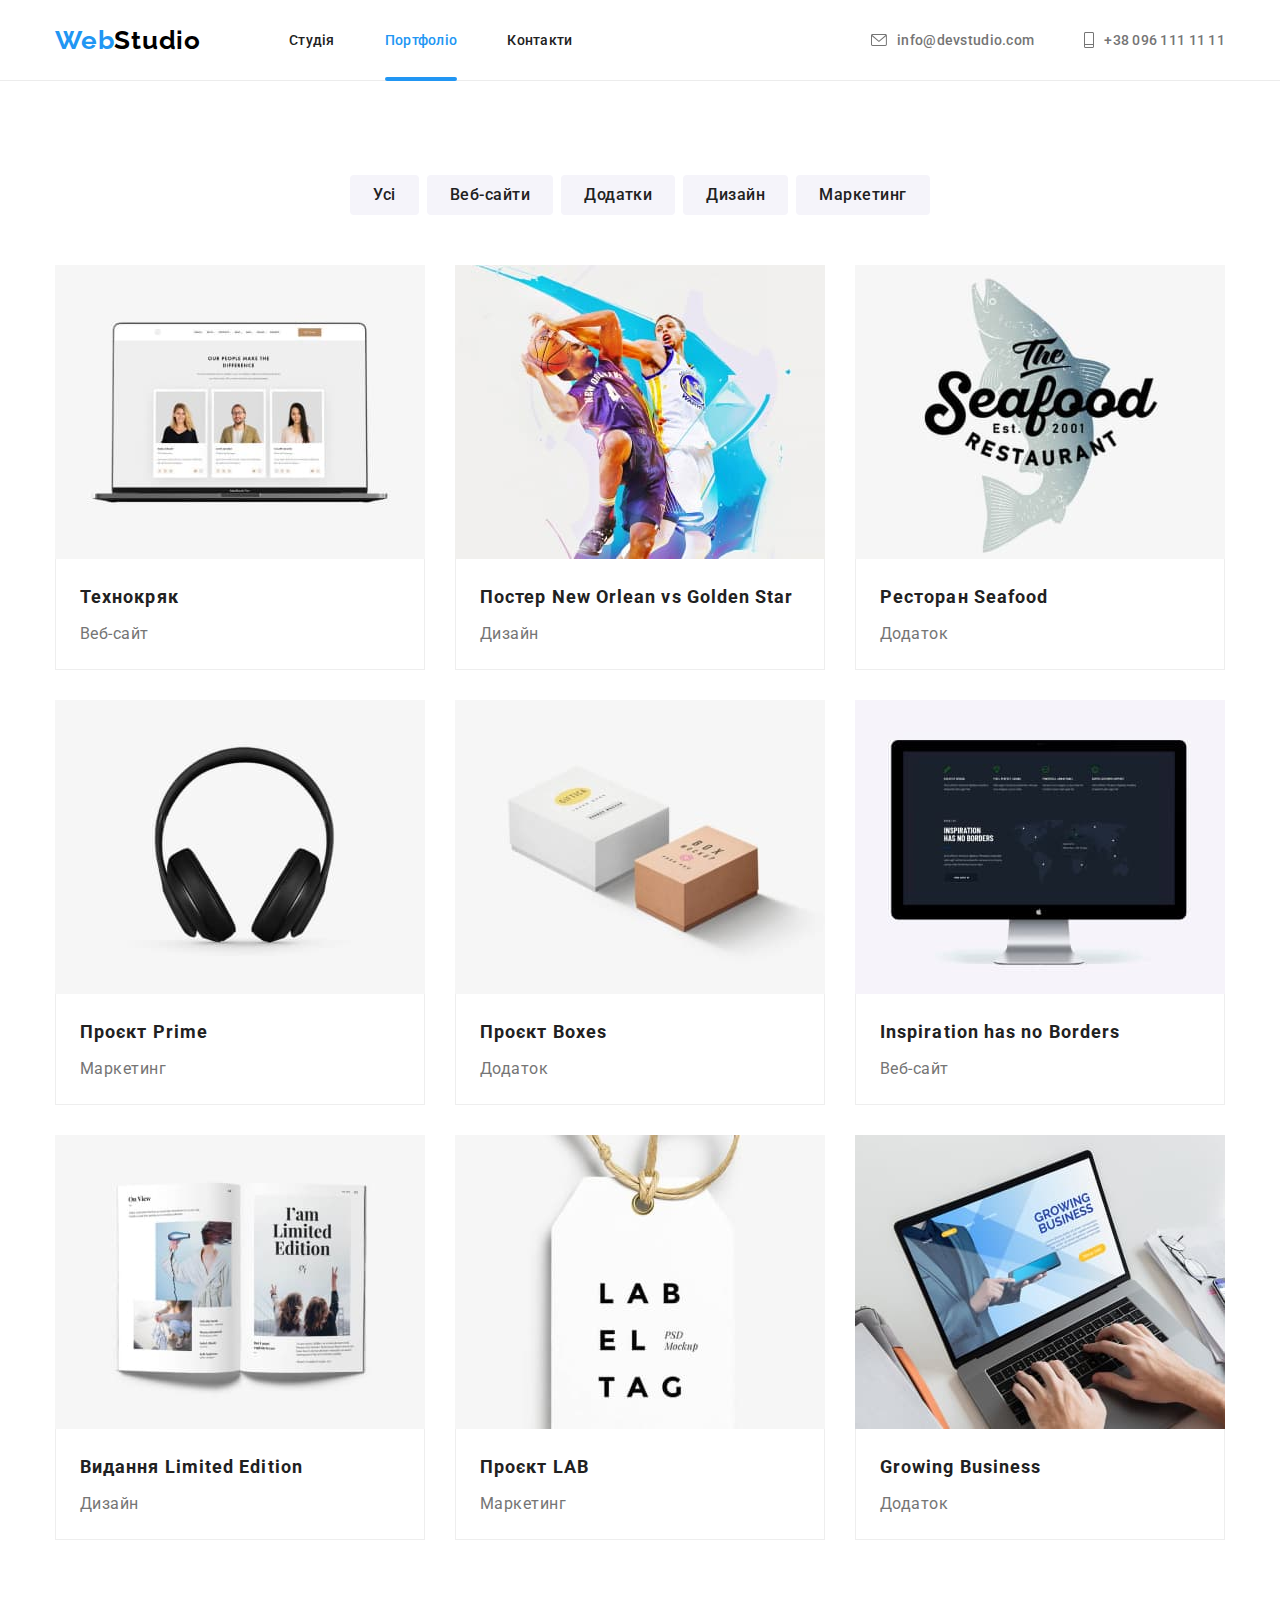
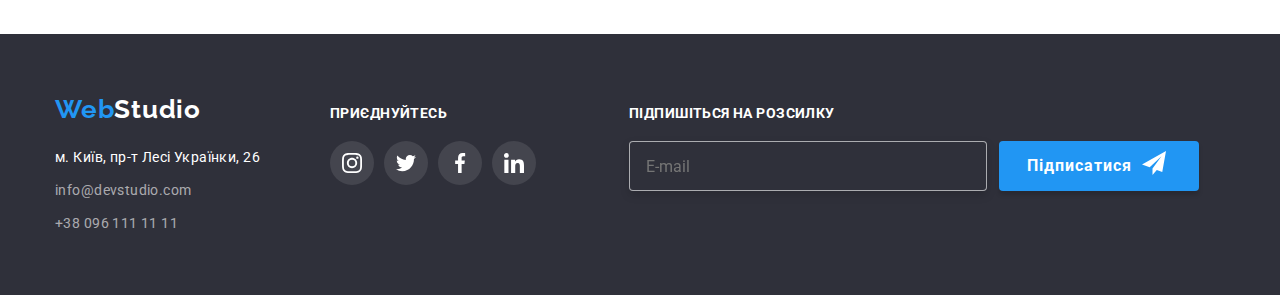
<file: portfolio.html>
<!DOCTYPE html>
<html lang="uk">
  <head>
    <meta charset="UTF-8" />
    <meta http-equiv="X-UA-Compatible" content="IE=edge" />
    <meta name="viewport" content="width=device-width, initial-scale=1.0" />
    <title>Portfolio</title>
    <link rel="preconnect" href="https://fonts.googleapis.com" />
    <link rel="preconnect" href="https://fonts.gstatic.com" crossorigin />
    <link
      href="https://fonts.googleapis.com/css2?family=Raleway:wght@700&family=Roboto:wght@400;500;700;900&display=swap"
      rel="stylesheet"
    />
    <link
      rel="stylesheet"
      href="https://cdnjs.cloudflare.com/ajax/libs/modern-normalize/1.1.0/modern-normalize.min.css"
    />
    <link rel="stylesheet" href="./css/main.min.css" />
    <!-- <link rel="stylesheet" href="./css/styles.css" /> -->
  </head>
  <body>
    <!-- HEADER -->

    <header class="header">
      <div class="container header__container">
        <nav class="header__navigation">
          <a href="./index.html" class="header__logo"
            ><span class="header__logo--primary">Web</span
            ><span class="header__logo--secondary">Studio</span></a
          >
          <ul class="navigation__list">
            <li class="navigation__item">
              <a href="./index.html" class="navigation__link">Студія</a>
            </li>
            <li class="navigation__item">
              <a
                href="./portfolio.html"
                class="navigation__link--current navigation__link"
                >Портфоліо</a
              >
            </li>
            <li class="navigation__item">
              <a href="#" class="navigation__link">Контакти</a>
            </li>
          </ul>
        </nav>

        <ul class="header__contacts">
          <li class="contacts__item">
            <a href="mailto:info@devstudio.com" class="contacts__mail">
              <svg class="contacts__mail-icon" width="16" height="12">
                <use href="./images/icons.svg#envelope"></use>
              </svg>
              info@devstudio.com</a
            >
          </li>
          <li class="contacts__item">
            <a href="tel:+380961111111" class="contacts__tel">
              <svg class="contacts__tel-icon" width="10" height="16">
                <use href="./images/icons.svg#vector"></use>
              </svg>
              +38 096 111 11 11</a
            >
          </li>
        </ul>
      </div>
    </header>

    <main>
      <!-- PORTFOLIO -->

      <section class="portfolio">
        <div class="container">
          <h1 class="feature__title--visually-hidden">Портфоліо</h1>
          <ul class="flex-portfolio-btn">
            <li class="btn-li">
              <button type="button" class="btn-portfolio">Усі</button>
            </li>
            <li class="btn-li">
              <button type="button" class="btn-portfolio">Веб-сайти</button>
            </li>
            <li class="btn-li">
              <button type="button" class="btn-portfolio">Додатки</button>
            </li>
            <li class="btn-li">
              <button type="button" class="btn-portfolio">Дизайн</button>
            </li>
            <li class="btn-li">
              <button type="button" class="btn-portfolio">Маркетинг</button>
            </li>
          </ul>
          <ul class="flex-element">
            <!-- ТЕХНОКРЯК -->
            <li class="portfolio-card">
              <a href="#" class="portfolio-li">
                <div class="thumb">
                  <img
                    src="./images/technokryak(1).jpg"
                    alt="Технокряк веб-сайт"
                    width="370"
                  />
                  <div class="overlay-portfolio">
                    <p class="overlay-portfolio-text">
                      Ресурс пропонує комплексні пропозиції з різним рівнем
                      функціоналу та сервісів. Все це дозволить відвідувачу
                      отримати вичерпні відомості про компанію чи приватну
                      особу.
                    </p>
                  </div>
                </div>
                <div class="border-text-portfolio">
                  <h2 class="main-portfolio-title">Технокряк</h2>
                  <p class="about-portfolio">Веб-сайт</p>
                </div></a
              >
            </li>
            <!--ПОСТЕР  -->
            <li class="portfolio-card">
              <a href="#" class="portfolio-li">
                <div class="thumb">
                  <img
                    src="./images/Постер(1).jpg"
                    alt="Постер New Orlean vs Golden Star"
                    width="370"
                  />
                  <div class="overlay-portfolio">
                    <p class="overlay-portfolio-text">
                      Ресурс пропонує комплексні пропозиції з різним рівнем
                      функціоналу та сервісів. Все це дозволить відвідувачу
                      отримати вичерпні відомості про компанію чи приватну
                      особу.
                    </p>
                  </div>
                </div>
                <div class="border-text-portfolio">
                  <h2 class="main-portfolio-title">
                    Постер New Orlean vs Golden Star
                  </h2>
                  <p class="about-portfolio">Дизайн</p>
                </div></a
              >
            </li>

            <!-- РЕСТОРАН -->
            <li class="portfolio-card">
              <a href="#" class="portfolio-li">
                <div class="thumb">
                  <img
                    src="./images/Ресторан(1).jpg"
                    alt="Ресторан Seafood"
                    width="370"
                  />
                  <div class="overlay-portfolio">
                    <p class="overlay-portfolio-text">
                      Ресурс пропонує комплексні пропозиції з різним рівнем
                      функціоналу та сервісів. Все це дозволить відвідувачу
                      отримати вичерпні відомості про компанію чи приватну
                      особу.
                    </p>
                  </div>
                </div>
                <div class="border-text-portfolio">
                  <h2 class="main-portfolio-title">Ресторан Seafood</h2>
                  <p class="about-portfolio">Додаток</p>
                </div></a
              >
            </li>

            <!-- ПРОЄКТ -->
            <li class="portfolio-card">
              <a href="#" class="portfolio-li">
                <div class="thumb">
                  <img
                    src="./images/Проєкт-прайм(1).jpg"
                    alt="Проєкт Prime"
                    width="370"
                  />
                  <div class="overlay-portfolio">
                    <p class="overlay-portfolio-text">
                      Ресурс пропонує комплексні пропозиції з різним рівнем
                      функціоналу та сервісів. Все це дозволить відвідувачу
                      отримати вичерпні відомості про компанію чи приватну
                      особу.
                    </p>
                  </div>
                </div>
                <div class="border-text-portfolio">
                  <h2 class="main-portfolio-title">Проєкт Prime</h2>
                  <p class="about-portfolio">Маркетинг</p>
                </div></a
              >
            </li>

            <!-- БОКСЕС -->
            <li class="portfolio-card">
              <a href="#" class="portfolio-li">
                <div class="thumb">
                  <img
                    src="./images/Боксес(1).jpg"
                    alt="Проєкт Boxes"
                    width="370"
                  />
                  <div class="overlay-portfolio">
                    <p class="overlay-portfolio-text">
                      Ресурс пропонує комплексні пропозиції з різним рівнем
                      функціоналу та сервісів. Все це дозволить відвідувачу
                      отримати вичерпні відомості про компанію чи приватну
                      особу.
                    </p>
                  </div>
                </div>
                <div class="border-text-portfolio">
                  <h2 class="main-portfolio-title">Проєкт Boxes</h2>
                  <p class="about-portfolio">Додаток</p>
                </div></a
              >
            </li>

            <!-- ІНСПА -->
            <li class="portfolio-card">
              <a href="#" class="portfolio-li">
                <div class="thumb">
                  <img
                    src="./images/Інспа(1).jpg"
                    alt="Inspiration has no Borders"
                    width="370"
                  />
                  <div class="overlay-portfolio">
                    <p class="overlay-portfolio-text">
                      Ресурс пропонує комплексні пропозиції з різним рівнем
                      функціоналу та сервісів. Все це дозволить відвідувачу
                      отримати вичерпні відомості про компанію чи приватну
                      особу.
                    </p>
                  </div>
                </div>
                <div class="border-text-portfolio">
                  <h2 class="main-portfolio-title">
                    Inspiration has no Borders
                  </h2>
                  <p class="about-portfolio">Веб-сайт</p>
                </div></a
              >
            </li>

            <!-- ВИДАННЯ -->
            <li class="portfolio-card">
              <a href="#" class="portfolio-li">
                <div class="thumb">
                  <img
                    src="./images/Видання(1).jpg"
                    alt="Видання Limited Edition"
                    width="370"
                  />
                  <div class="overlay-portfolio">
                    <p class="overlay-portfolio-text">
                      Ресурс пропонує комплексні пропозиції з різним рівнем
                      функціоналу та сервісів. Все це дозволить відвідувачу
                      отримати вичерпні відомості про компанію чи приватну
                      особу.
                    </p>
                  </div>
                </div>
                <div class="border-text-portfolio">
                  <h2 class="main-portfolio-title">Видання Limited Edition</h2>
                  <p class="about-portfolio">Дизайн</p>
                </div></a
              >
            </li>

            <!-- ЛАБ -->
            <li class="portfolio-card">
              <a href="#" class="portfolio-li">
                <div class="thumb">
                  <img src="./images/Лаб(1).jpg" alt="Проєкт LAB" width="370" />
                  <div class="overlay-portfolio">
                    <p class="overlay-portfolio-text">
                      Ресурс пропонує комплексні пропозиції з різним рівнем
                      функціоналу та сервісів. Все це дозволить відвідувачу
                      отримати вичерпні відомості про компанію чи приватну
                      особу.
                    </p>
                  </div>
                </div>
                <div class="border-text-portfolio">
                  <h2 class="main-portfolio-title">Проєкт LAB</h2>
                  <p class="about-portfolio">Маркетинг</p>
                </div></a
              >
            </li>

            <!-- БІЗНЕС -->
            <li class="portfolio-card">
              <a href="#" class="portfolio-li">
                <div class="thumb">
                  <img
                    src="./images/Бізнес(1).jpg"
                    alt="Growing Business"
                    width="370"
                  />
                  <div class="overlay-portfolio">
                    <p class="overlay-portfolio-text">
                      Ресурс пропонує комплексні пропозиції з різним рівнем
                      функціоналу та сервісів. Все це дозволить відвідувачу
                      отримати вичерпні відомості про компанію чи приватну
                      особу.
                    </p>
                  </div>
                </div>
                <div class="border-text-portfolio">
                  <h2 class="main-portfolio-title">Growing Business</h2>
                  <p class="about-portfolio">Додаток</p>
                </div></a
              >
            </li>
          </ul>
        </div>
      </section>
    </main>

    <!-- FOOTER -->

    <footer class="section-footer">
      <div class="container container-footer">
        <div class="footer-contacts">
          <a href="./index.html" class="logo-link-footer"
            ><span class="header__logo--primary">Web</span
            ><span class="studio-footer-color">Studio</span></a
          >
          <address class="addres-footer">
            <ul>
              <li class="footer-li">
                <a
                  href="https://goo.gl/maps/QJLjbyrtELRihwJX8"
                  target="_blank"
                  rel="noopener noreferrer nofollow"
                  class="adrress-target"
                  ><span>м. Київ, пр-т Лесі Українки, 26</span></a
                >
              </li>
              <li class="footer-li">
                <a href="mailto:info@devstudio.com" class="mail-footer"
                  >info@devstudio.com</a
                >
              </li>
              <li class="footer-li">
                <a href="tel:+380961111111" class="tel-footer"
                  >+38 096 111 11 11</a
                >
              </li>
            </ul>
          </address>
        </div>
        <div class="footer-socials">
          <p class="join-us">ПРИЄДНУЙТЕСЬ</p>
          <ul class="icon-footer-socials">
            <li>
              <a class="icon-footer" href="#"
                ><svg class="footer-icon-li" width="20" height="20">
                  <use href="./images/icons.svg#instagram"></use></svg
              ></a>
            </li>
            <li>
              <a class="icon-footer" href="#"
                ><svg class="footer-icon-li" width="20" height="20">
                  <use href="./images/icons.svg#twitter"></use></svg
              ></a>
            </li>
            <li>
              <a class="icon-footer" href="#"
                ><svg class="footer-icon-li" width="20" height="20">
                  <use href="./images/icons.svg#facebook"></use></svg
              ></a>
            </li>
            <li>
              <a class="icon-footer" href="#"
                ><svg class="footer-icon-li" width="20" height="20">
                  <use href="./images/icons.svg#linkedin"></use></svg
              ></a>
            </li>
          </ul>
        </div>
        <div>
          <p class="join-us">Підпишіться на розсилку</p>
          <form name="email-form" class="form-footer">
            <label for="email-footer"></label>
            <input
              class="email-footer"
              type="email"
              name="email-footer"
              placeholder="E-mail"
              id="email-footer"
            />
            <button type="submit" class="application-button-footer">
              Підписатися<svg class="icon-submit" width="24" height="24">
                <use href="./images/icons.svg#icon-send"></use>
              </svg>
            </button>
          </form>
        </div>
      </div>
    </footer>

    <!-- END -->

    <script src="./js/modal.js"></script>
    <script>
      (() => {
        document
          .querySelector(".js-speaker-form")
          .addEventListener("submit", (e) => {
            e.preventDefault();

            new FormData(e.currentTarget).forEach((value, name) =>
              console.log(`${name}: ${value}`)
            );

            e.currentTarget.reset();
          });
      })();
    </script>
  </body>
</html>
</file>
<file: css/styles.css>
/* :root {
  --font-family: "Roboto", sans-serif;
  --white-color: #ffffff;
  --section-hero-color: #2f303a;
  --active-color: #2196f3;
  --font-color: #000000;
  --btn-color: rgba(255, 255, 255, 0.6);
  --p-color: #757575;
  --nav-color: #212121;
  --project-background: #ffffff;
  --hero-background: #2f303a;
  --btn-background-color: #188ceb;
  --section-background: #f5f4fa;
  --icon-color: #afb1b8;
  --icon-footer-bgc: rgba(255, 255, 255, 0.1);
  --hero-bgc: #c4c4c4;
  --modal: rgba(0, 0, 0, 0.2);
  --background-benefits: rgba(47, 48, 58, 0.8);
  --overlay-bgc: rgba(33, 150, 243, 0.9);
} */

/* body {
  font-family: "Roboto", sans-serif;
  color: var(--white-color);
  background: #ffff;
}

address {
  margin-top: 20px;
}
 */
/* a {
  display: inline-block;
  text-decoration: none;
}

img {
  display: block;
  max-width: 100%;
}

h1,
h2,
h3,
p {
  margin: 0;
}

ul {
  margin: 0;
  padding: 0;
  list-style: none;
}

button {
  font-family: inherit;
  cursor: pointer;
} */

/* .container {
  width: 1200px;
  padding-left: 15px;
  padding-right: 15px;
  margin-left: auto;
  margin-right: auto;
}

.container-p {
  padding-top: 30px;
  padding-bottom: 30px;
  padding-left: 20px;
  padding-right: 20px;

  text-align: center;
} */

/* .header {
  border-bottom: 1px solid #ececec;
}

.header__container {
  display: flex;
  align-items: center;
  justify-content: space-between;
  text-align: left;
}

.header__logo {
  font-family: "Raleway", sans-serif;
  font-style: normal;
  font-weight: 700;
  font-size: 26px;
  line-height: calc(31 / 26);
  letter-spacing: 0.03em;
  margin-right: 93px;

  align-items: center;
}

.header__logo--primary {
  color: var(--active-color);
}

.header__logo--secondary {
  color: var(--font-color);
}

.header__navigation {
  background: var(--project-background);
  display: flex;
  align-items: center;
}

.navigation__list {
  display: flex;
  margin-left: auto;
}

.header__contacts {
  display: flex;
  margin-left: auto;
}

.navigation__item {
  margin-right: 50px;
}

.navigation__list :last-child {
  margin-right: 0px;
}

.navigation__link {
  font-weight: 500;
  font-size: 14px;
  line-height: calc(16 / 14);
  letter-spacing: 0.02em;
  color: var(--nav-color);

  padding-top: 32px;
  padding-bottom: 32px;
  position: relative;
  transition-property: color;
  transition-duration: 250ms;
  transition-timing-function: cubic-bezier(0.4, 0, 0.2, 1);
}

.navigation__linkt:hover,
.navigation__link:focus {
  color: var(--active-color);
}

.navigation__link--current {
  color: var(--active-color);
}

.navigation__link--current::after {
  content: "";
  position: absolute;
  bottom: 0;
  left: 0;
  display: block;
  width: 100%;
  height: 4px;
  border-radius: 2px;
  margin-bottom: -1px;
  background-color: var(--active-color);
} */

/* .contacts__tel {
  display: flex;
  gap: 10px;
  justify-content: center;
  align-items: center;
  font-weight: 500;
  font-size: 14px;
  line-height: calc(16 / 14);
  letter-spacing: 0.02em;
  color: var(--p-color);
  padding-top: 32px;
  padding-bottom: 32px;

  transition-property: color;
  transition-duration: 250ms;
  transition-timing-function: cubic-bezier(0.4, 0, 0.2, 1);
}
.contacts__tel:hover,
.contacts__tel:focus {
  color: var(--active-color);
}

.contacts__mail {
  display: flex;
  gap: 10px;
  justify-content: center;
  align-items: center;
  font-weight: 500;
  font-size: 14px;
  line-height: calc(16 / 14);
  letter-spacing: 0.02em;

  color: var(--p-color);
  padding-top: 32px;
  padding-bottom: 32px;

  transition-property: color;
  transition-duration: 250ms;
  transition-timing-function: cubic-bezier(0.4, 0, 0.2, 1);
}

.contacts__mail:hover,
.contacts__mail:focus {
  color: var(--active-color);
}

.contacts__item {
  display: flex;
}

.header__contacts .contacts__item + .contacts__item {
  margin-left: 50px;
}

.contacts__mail-icon {
  fill: currentColor;
}

.contacts__tel-icon {
  fill: currentColor;
}
 */
/* ГЕРОЙ */

/* .section-hero {
  background-color: var(--hero-bgc);
  text-align: center;
  padding-top: 200px;
  padding-bottom: 200px;

  max-width: 1600px;

  margin-left: auto;
  margin-right: auto;
  background-repeat: no-repeat;
  background-position: center;
  background-size: cover;
  background-image: linear-gradient(
      to right,
      rgba(47, 48, 58, 0.4),
      rgba(47, 48, 58, 0.4)
    ),
    url(../images/Hero-background\(1\).jpg);
}

.section-hero__title {
  margin-top: 0;
  margin-bottom: 30px;
  font-weight: 900;
  font-size: 44px;
  line-height: calc(60 / 44);
  width: 696px;
  letter-spacing: 0.06em;
  text-transform: uppercase;
  color: #ffffff;

  margin-left: auto;
  margin-right: auto;
}

.section-hero__button {
  box-shadow: 0px 4px 4px rgba(0, 0, 0, 0.15);
  font-weight: 700;
  font-size: 16px;
  line-height: calc(30 / 16);
  padding: 10px 32px;
  text-align: center;
  letter-spacing: 0.06em;
  border-radius: 4px;
  color: var(--project-background);
  background-color: var(--active-color);

  border-color: transparent;
  transition-property: background-color;
  transition-duration: 250ms;
  transition-timing-function: cubic-bezier(0.4, 0, 0.2, 1);
}

.hero-button:hover,
.hero-button:focus {
  background-color: var(--btn-background-color);
} */

/* .section-title {
  font-weight: 700;
  font-size: 36px;
  line-height: calc(42 / 36);
  letter-spacing: 0.03em;
  color: var(--nav-color);
  margin-bottom: 50px;
} */

/* .title-main {
  text-align: center;
} */

/* .feature__title-secondary {
  font-weight: 700;

  font-size: 14px;
  line-height: calc(16 / 14);
  letter-spacing: 0.03em;
  text-transform: uppercase;

  color: var(--nav-color);
}

.feature {
  background: var(--project-background);
  padding-top: 94px;
  padding-bottom: 94px;
}

.feature__list {
  display: flex;
  gap: 30px;
}

.feature__container {
  margin-bottom: 30px;

  display: flex;
  justify-content: center;
  align-items: center;
  width: 270px;
  height: 120px;
  background-color: var(--section-background);
} */

/* .section-main-second {
  background: var(--project-background);
  padding-bottom: 94px;
}

.section-team {
  background: var(--section-background);
  padding-top: 94px;
  padding-bottom: 94px;
}

.section-team-ul {
  display: flex;

  gap: 30px;
} */

/* .icon-list-team {
  display: flex;
  justify-content: center;
  gap: 10px;
}

.icon-team {
  width: 44px;
  height: 44px;
  background-color: var(--white-color);
  border-radius: 50%;
  display: flex;
  align-items: center;
  justify-content: center;
  transition: background-color 250ms cubic-bezier(0.4, 0, 0.2, 1),
    fill 250ms cubic-bezier(0.4, 0, 0.2, 1);
  fill: var(--icon-color);
}

.icon-team:hover,
.icon-team:focus {
  background-color: var(--active-color);
  fill: var(--white-color);
}

.icon-team:focus .team-icon-li {
  fill: var(--white-color);
}
 */
/* .team-li {
  background-color: var(--white-color);
  box-shadow: 0px 1px 3px rgba(0, 0, 0, 0.12), 0px 1px 1px rgba(0, 0, 0, 0.14),
    0px 2px 1px rgba(0, 0, 0, 0.2);
  border-radius: 0px 0px 4px 4px;
}

.team-igor::after {
  background-image: url(../images/Sociallinks.svg);
}

.team-another::after {
  background-image: url(../images/Social-links-another.svg);
}

.work-profile {
  display: flex;
  justify-content: center;
}

.work-list {
  margin-right: 30px;
  position: relative;
} */

/* .overlay-box {
  position: absolute;
  left: 0;
  bottom: 0;
  width: 100%;
  height: 20%;
  background-color: var(--background-benefits);
}

.overlay-text {
  font-weight: 700;
  font-size: 14px;
  line-height: 16px;
  text-align: center;
  position: absolute;
  letter-spacing: 0.03em;
  text-transform: uppercase;
  color: var(--white-color);
  top: 50%;
  left: 50%;
  transform: translate(-50%, -50%);
} */

/* .work-list:last-child {
  margin-right: 0;
} */

/* .team {
  font-weight: 500;
  font-size: 16px;
  line-height: calc(19 / 16);
  color: var(--nav-color);
} */

/* .section-clients {
  padding: 94px 0;
} */

/* .clients-ul {
  display: flex;
  gap: 30px;
} */

/* .icon-clients {
  width: 170px;
  height: 92px;
  display: flex;
  align-items: center;
  justify-content: center;
  border: 1px solid #afb1b8;
  transition: border-color 250ms cubic-bezier(0.4, 0, 0.2, 1);
  border-radius: 4px;
}

.clients-icon-li {
  transition: fill 250ms cubic-bezier(0.4, 0, 0.2, 1);
  fill: var(--icon-color);
}

.icon-clients:hover .clients-icon-li,
.icon-clients:focus .clients-icon-li {
  fill: var(--active-color);
}

.icon-clients:hover,
.icon-clients:focus {
  border-color: var(--active-color);
} */

/* .feature__title--visually-hidden {
  position: absolute;
  width: 1px;
  height: 1px;
  margin: -1px;
  border: 0;
  padding: 0;
  white-space: nowrap;
  clip-path: inset(100%);
  clip: rect(0 0 0 0);
  overflow: hidden;
} */

/* .visually-hidden {
  position: absolute;
  width: 1px;
  height: 1px;
  margin: -1px;
  border: 0;
  padding: 0;
  white-space: nowrap;
  clip-path: inset(100%);
  clip: rect(0 0 0 0);
  overflow: hidden;
} */

/* .btn-main-portfolio {
  font-weight: 500;
  font-size: 16px;
  line-height: calc(26 / 16);
  letter-spacing: 0.03em;
  text-align: center;
  color: var(--project-background);
  cursor: pointer;
}

.flex-portfolio-btn {
  display: flex;
  margin-bottom: 50px;

  justify-content: center;
}

.btn-li {
  margin-right: 8px;
}

.btn-li:last-child {
  margin-right: 0;
}

.btn-portfolio {
  font-family: inherit;
  font-weight: 500;
  font-size: 16px;
  line-height: calc(26 / 16);
  letter-spacing: 0.03em;
  text-align: center;
  color: var(--nav-color);
  cursor: pointer;
  background: var(--section-background);
  border-radius: 4px;

  border: 1px solid transparent;
  padding-top: 6px;
  padding-bottom: 6px;
  padding-left: 22px;
  padding-right: 22px;
  transition: background-color 250ms cubic-bezier(0.4, 0, 0.2, 1),
    color 250ms cubic-bezier(0.4, 0, 0.2, 1),
    box-shadow 250ms cubic-bezier(0.4, 0, 0.2, 1);
}

.btn-portfolio:hover,
.btn-portfolio:focus {
  background-color: var(--active-color);
  color: var(--white-color);
  box-shadow: 0px 3px 1px rgba(0, 0, 0, 0.1), 0px 1px 2px rgba(0, 0, 0, 0.08),
    0px 2px 2px rgba(0, 0, 0, 0.12);
} */

/* .feature__about {
  font-size: 14px;
  line-height: calc(24 / 14);
  letter-spacing: 0.03em;
  color: var(--p-color);
  margin-top: 10px;
}
 */
/* .about-team {
  font-style: normal;
  font-size: 16px;
  line-height: calc(19 / 16);
  letter-spacing: 0.03em;
  color: var(--p-color);
  margin-top: 10px;
  margin-bottom: 30px;
} */

/* .portfolio {
  background: var(--project-background);
  padding-top: 94px;
  padding-bottom: 94px;
}

.about-portfolio {
  font-size: 16px;
  line-height: calc(30 / 16);
  letter-spacing: 0.03em;
  color: var(--p-color);
  margin-top: 4px;
  margin-bottom: 0;
}

.flex-element {
  display: flex;
  flex-wrap: wrap;
  gap: 30px;
}

.portfolio-li {
  display: block;
  transition: box-shadow 250ms cubic-bezier(0.4, 0, 0.2, 1);
}

.portfolio-li:hover,
.portfolio-li:focus {
  box-shadow: 0px 1px 1px rgba(0, 0, 0, 0.12), 0px 4px 4px rgba(0, 0, 0, 0.06),
    1px 4px 6px rgba(0, 0, 0, 0.16);
} */

/* .thumb {
  position: relative;
  overflow: hidden;
} */

/* .overlay-portfolio {
  position: absolute;
  top: 0;
  left: 0;
  transform: translateY(101%);
  transition: transform 250ms cubic-bezier(0.4, 0, 0.2, 1);
  width: 100%;
  height: 100%;
  display: flex;
  align-items: center;
  background-color: var(--overlay-bgc);
}

.overlay-portfolio-text {
  font-weight: 400;
  font-size: 18px;
  line-height: calc(28 / 18);
  letter-spacing: 0.03em;
  color: var(--white-color);
  padding-left: 24px;
  padding-right: 24px;
}

.portfolio-li:hover .overlay-portfolio,
.portfolio-li:focus .overlay-portfolio {
  transform: translateY(0);
}

.border-text-portfolio {
  border-bottom: 1px solid #eeeeee;
  border-left: 1px solid #eeeeee;
  border-right: 1px solid #eeeeee;
  padding-left: 24px;
  padding-right: 24px;
  padding-top: 20px;
  padding-bottom: 20px;
}

.flex-element:nth-child(3n) {
  margin-right: 0;
}

.flex-element:nth-last-child(- n + 3) {
  margin-bottom: 0;
}

.main-portfolio-title {
  font-weight: 700;
  font-size: 18px;
  line-height: calc(36 / 18);
  letter-spacing: 0.06em;
  color: var(--nav-color);
} */

./* section-footer {
  background: var(--section-hero-color);
  padding-top: 60px;
  padding-bottom: 60px;
}

.container-footer {
  display: flex;
  align-items: baseline;
}

.footer-contacts {
  margin-right: 70px;
}

.logo-link-footer {
  font-family: "Raleway", sans-serif;
  font-style: normal;
  font-weight: 700;
  font-size: 26px;
  line-height: calc(31 / 26);
  letter-spacing: 0.03em;

  align-items: center;
}

.adrress-target {
  font-style: normal;
  font-size: 14px;
  line-height: calc(24 / 14);
  letter-spacing: 0.03em;
  color: var(--project-background);
  display: inline-block;
}

.footer-li {
  margin-bottom: 9px;
}

.footer-li:last-child {
  margin-bottom: 0;
}

.mail-footer {
  font-style: normal;
  font-size: 14px;
  line-height: calc(24 / 14);
  letter-spacing: 0.03em;
  color: var(--btn-color);

  transition: color 250ms cubic-bezier(0.4, 0, 0.2, 1);
}

.tel-footer {
  font-style: normal;
  font-size: 14px;
  line-height: calc(24 / 14);
  letter-spacing: 0.03em;
  color: var(--btn-color);

  transition: color 250ms cubic-bezier(0.4, 0, 0.2, 1);
}

.mail-footer:hover,
.mail-footer:focus {
  color: var(--active-color);
}

.tel-footer:hover,
.tel-footer:focus {
  color: var(--active-color);
}

.studio-footer-color {
  color: #ffffff;
  display: inline-block;
}

.addres-footer {
  font-size: 14px;
  line-height: calc(24 / 14);
  letter-spacing: 0.03em;
  color: var(--btn-color);
  transition: color 250ms cubic-bezier(0.4, 0, 0.2, 1);
}

.addres-footer:hover,
.addres-footer:focus {
  color: var(--active-color);
}
 */
/* .form-footer {
  display: flex;
  align-items: center;
  margin-top: 20px;
} */

/* .footer-socials {
  margin-right: 93px;
}

.join-us {
  font-style: normal;
  font-weight: 700;
  font-size: 14px;
  line-height: 16px;
  letter-spacing: 0.03em;
  text-transform: uppercase;
  color: var(--white-color);
} */

/* .icon-footer-socials {
  display: flex;
  justify-content: center;
  gap: 10px;
  margin-top: 20px;
}

.icon-footer {
  width: 44px;
  height: 44px;
  background-color: var(--icon-footer-bgc);
  border-radius: 50%;
  display: flex;
  align-items: center;
  justify-content: center;
  transition: background-color 250ms cubic-bezier(0.4, 0, 0.2, 1);
}

.footer-icon-li {
  fill: var(--white-color);
}

.icon-footer:hover,
.icon-footer:focus {
  background-color: var(--active-color);
} */

/* .email-footer {
  border: 1px solid rgba(255, 255, 255, 0.3);
  filter: drop-shadow(0px 4px 4px rgba(0, 0, 0, 0.15));
  border-radius: 4px;
  width: 358px;
  height: 50px;
  padding-left: 16px;
  margin-right: 12px;
  background-color: var(--section-hero-color);
  border-color: var(--btn-color);
  color: var(--white-color);
}

.application-button-footer {
  display: flex;

  font-weight: 700;
  font-size: 16px;
  line-height: calc(30 / 16);
  letter-spacing: 0.06em;
  padding: 10px 28px;
  gap: 10px;
  width: 200px;

  box-shadow: 0px 4px 4px rgba(0, 0, 0, 0.15);

  border: 1px transparent;
  border-radius: 4px;
  color: var(--white-color);
  background-color: var(--active-color);
  transition-property: background-color;
  transition-duration: 250ms;
  transition-timing-function: cubic-bezier(0.4, 0, 0.2, 1);
} */

/* .backdrop {
  position: fixed;
  top: 0;
  left: 0;
  width: 100%;
  height: 100%;
  background-color: var(--modal);
  transition: 250ms cubic-bezier(0.4, 0, 0.2, 1);
}

.backdrop.is-hidden {
  opacity: 0;
  pointer-events: none;
  visibility: hidden;
}

.modal {
  width: 528px;
  height: 581px;
  background-color: var(--white-color);
  box-shadow: 0px 1px 3px rgba(0, 0, 0, 0.12), 0px 1px 1px rgba(0, 0, 0, 0.14),
    0px 2px 1px rgba(0, 0, 0, 0.2);
  border-radius: 4px;
  position: absolute;
  top: 50%;
  left: 50%;
  padding: 40px;
  transform: translate(-50%, -50%);
  animation: slide-fwd-center 0.45s cubic-bezier(0.25, 0.46, 0.45, 0.94) both;
}

.backdrop.is-hidden.modal {
  transform: translateX(50%) translateY(70%);
}

.close-modal {
  position: absolute;
  background: #ffffff;
  border: 1px solid rgba(0, 0, 0, 0.1);
  display: flex;
  align-items: center;
  justify-content: center;
  top: 8px;
  right: 8px;
  cursor: pointer;
  border-radius: 50%;
  width: 30px;
  height: 30px;
  transition-property: fill;
  transition-duration: 250ms;
  transition-timing-function: cubic-bezier(0.4, 0, 0.2, 1);
}

.close-svg {
  position: absolute;
  background: #ffffff;

  display: flex;
  align-items: center;
  justify-content: center;
  cursor: pointer;
  border-radius: 50%;
}

.close-modal:hover,
.close-modal:focus {
  fill: var(--active-color);
} */

/* .form {
  margin-left: auto;
  margin-right: auto;
} */

/* .modal-header {
  font-style: inherit;
  font-weight: 700;
  font-size: 20px;
  line-height: calc(23 / 20);
  margin-bottom: 12px;
  text-align: center;
  letter-spacing: 0.03em;
  color: var(--nav-color);
} */

/* .form-field {
  position: relative;

  margin-bottom: 10px;

  display: flex;
  flex-direction: column;
  font-weight: 400;
  font-size: 12px;
  line-height: calc(14 / 12);
  letter-spacing: 0.01em;
  color: var(--btn-color);
}

.form-field-comment {
  position: relative;

  margin-bottom: 20px;

  display: flex;
  flex-direction: column;
  font-weight: 400;
  font-size: 12px;
  line-height: calc(14 / 12);
  letter-spacing: 0.01em;
  color: var(--btn-color);
}

.form-field-for {
  position: relative;

  display: flex;
  flex-direction: column;
  align-items: center;
  margin-bottom: 30px;
  font-weight: 400;
  font-size: 12px;
  line-height: calc(14 / 12);
  letter-spacing: 0.01em;
  color: var(--btn-color);
} */

/* .input::placeholder {
  font-weight: 400;
  font-size: 16px;
  line-height: 20px;
  display: flex;
  align-items: center;
  letter-spacing: 0.03em;
  color: rgba(255, 255, 255, 0.6);
} */

/* .input-form {
  position: relative;
  font-family: inherit;
  padding: 10px 42px;
  border: 1px solid rgba(33, 33, 33, 0.2);
  border-radius: 4px;
  font-weight: 400;
  font-size: 14px;
  line-height: calc(16 / 14);
  letter-spacing: 0.01em;
}

.input-form:focus-visible {
  outline: 1px solid var(--active-color);
  fill: var(--active-color);
}

.textarea {
  width: 448px;
  height: 120px;

  font-family: inherit;
  padding: 6px 16px;
  border: 1px solid rgba(33, 33, 33, 0.2);
  border-radius: 4px;
  font-weight: 400;
  font-size: 14px;
  line-height: calc(16 / 14);
  letter-spacing: 0.01em;
}

.textarea:focus-visible {
  outline: 1px solid var(--active-color);
}

.name-aplication {
  display: block;
  color: var(--p-color);
  font-weight: 400;
  font-size: 12px;
  line-height: calc(14 / 12);
  letter-spacing: 0.01em;
  margin-bottom: 4px;
} */

/* .icon-application {
  position: absolute;
  top: 50%;
  left: 12px;

  display: inline-block;
  width: 18px;
  height: 18px;
  background-color: var(--white-color);
}

.icon-application:focus-visible {
  fill: var(--active-color);
  outline: transparent;
}
 */
/* .input-form:focus + svg {
  fill: var(--active-color);
}

.conditions {
  display: flex;
  align-items: center;
  justify-items: center;
  gap: 9px;

  color: var(--p-color);
  font-weight: 400;
  font-size: 14px;
  line-height: calc(24 / 14);
  letter-spacing: 0.03em;
}

.conditions-text {
  color: var(--p-color);
  font-weight: 400;
  font-size: 14px;
  line-height: calc(24 / 14);
  letter-spacing: 0.03em;
  user-select: none;
}

.form-agreement-link {
  color: var(--active-color);
}

.checkbox {
  appearance: none;
  width: 16px;
  height: 15px;
  border: 0.2px solid var(--nav-color);
  border-radius: 2px;
  background-color: var(--white-color);
  background-image: url("data:image/svg+xml,%3Csvg width='13' height='10' viewBox='0 0 13 10' fill='none' xmlns='http://www.w3.org/2000/svg'%3E%3Cpath d='M1.95703 4.75166L1.88825 4.68604L1.81923 4.75141L0.93123 5.59258L0.854858 5.66492L0.930974 5.73753L4.42671 9.07236L4.49574 9.1382L4.56476 9.07236L12.069 1.91352L12.1449 1.84116L12.069 1.76881L11.1873 0.927644L11.1183 0.861826L11.0493 0.927611L4.49577 7.17353L1.95703 4.75166Z' fill='white' stroke='white' stroke-width='0.2'/%3E%3C/svg%3E%0A");
  cursor: pointer;
  background-repeat: no-repeat;
  background-position: center;
  background-size: 0;
  transition: 250ms cubic-bezier(0.4, 0, 0.2, 1);
}

.checkbox:checked {
  background-color: var(--active-color);
  border-color: transparent;
  background-size: contain;
}

.submit-button {
  display: flex;
  justify-content: center;
  align-items: center;
}

.application-button {
  font-weight: 700;
  font-size: 16px;
  line-height: calc(30 / 16);
  letter-spacing: 0.06em;
  padding: 10px 52px;
  width: 200px;

  box-shadow: 0px 4px 4px rgba(0, 0, 0, 0.15);

  border-color: transparent;
  border-radius: 4px;
  color: var(--white-color);
  background-color: var(--active-color);
  transition-property: background-color;
  transition-duration: 250ms;
  transition-timing-function: cubic-bezier(0.4, 0, 0.2, 1);
}

.application-button:hover,
.application-button:focus {
  background-color: var(--btn-background-color);
}

textarea {
  resize: none;
}
 */
</file>
<file: css/main.min.css>
.visually-hidden{position:absolute;width:1px;height:1px;margin:-1px;border:0;padding:0;white-space:nowrap;-webkit-clip-path:inset(100%);clip-path:inset(100%);clip:rect(0 0 0 0);overflow:hidden}body{font-family:"Roboto",sans-serif;color:#fff;background:#fff}address{margin-top:20px}.container{margin:0 auto;padding:0 15px}@media screen and (min-width: 480px){.container{width:480px}}@media screen and (min-width: 768px){.container{width:768px}}@media screen and (min-width: 1200px){.container{width:1200px}}.container-p{padding-top:30px;padding-bottom:30px;padding-left:20px;padding-right:20px;text-align:center}a{display:inline-block;text-decoration:none}img{display:block;max-width:100%}h1,h2,h3,p{margin:0}ul{margin:0;padding:0;list-style:none}button{font-family:inherit;cursor:pointer}textarea{resize:none}.header{border-bottom:1px solid #ececec}.header__container{display:-webkit-box;display:-ms-flexbox;display:flex;-webkit-box-align:center;-ms-flex-align:center;align-items:center;-webkit-box-pack:justify;-ms-flex-pack:justify;justify-content:space-between;text-align:left}.header__logo{font-family:"Raleway",sans-serif;font-style:normal;font-weight:700;font-size:26px;line-height:1.1923076923;letter-spacing:.03em;margin-right:93px;-webkit-box-align:center;-ms-flex-align:center;align-items:center}@media screen and (min-width: 768px){.header__logo{margin-right:88px}}.header__logo--primary{color:#2196f3}.header__logo--secondary{color:#000}.header__navigation{background:#fff;display:-webkit-box;display:-ms-flexbox;display:flex;-webkit-box-align:center;-ms-flex-align:center;align-items:center}.header__contacts{display:none}@media screen and (min-width: 768px){.header__contacts{display:block;margin-left:auto;position:relative}}@media screen and (min-width: 1200px){.header__contacts{display:-webkit-box;display:-ms-flexbox;display:flex;margin-left:auto;position:unset}}.navigation__list{display:none}@media screen and (min-width: 768px){.navigation__list{display:-webkit-box;display:-ms-flexbox;display:flex;margin-left:auto}}@media screen and (min-width: 1200px){.navigation__list{display:-webkit-box;display:-ms-flexbox;display:flex;margin-left:auto}}.navigation__item{display:none}@media screen and (min-width: 768px){.navigation__item{display:-webkit-box;display:-ms-flexbox;display:flex;margin-right:50px}}@media screen and (min-width: 1200px){.navigation__item{display:-webkit-box;display:-ms-flexbox;display:flex;margin-right:50px}}.navigation__list :last-child{margin-right:0px}.navigation__link{font-weight:500;font-size:14px;line-height:1.1428571429;letter-spacing:.02em;color:#212121;padding-top:32px;padding-bottom:32px;position:relative;-webkit-transition-property:color;transition-property:color;-webkit-transition-duration:250ms;transition-duration:250ms;-webkit-transition-timing-function:cubic-bezier(0.4, 0, 0.2, 1);transition-timing-function:cubic-bezier(0.4, 0, 0.2, 1)}.navigation__link:hover,.navigation__link:focus{color:#2196f3}.navigation__link--current{color:#2196f3}.navigation__link--current::after{content:"";position:absolute;bottom:0;left:0;display:block;width:100%;height:4px;border-radius:2px;margin-bottom:-1px;background-color:#2196f3}.contacts__tel{display:-webkit-box;display:-ms-flexbox;display:flex;gap:10px;-webkit-box-pack:center;-ms-flex-pack:center;justify-content:center;-webkit-box-align:center;-ms-flex-align:center;align-items:center;font-weight:500;font-size:14px;line-height:1.1428571429;letter-spacing:.02em;color:#757575;padding-top:32px;padding-bottom:32px;-webkit-transition-property:color;transition-property:color;-webkit-transition-duration:250ms;transition-duration:250ms;-webkit-transition-timing-function:cubic-bezier(0.4, 0, 0.2, 1);transition-timing-function:cubic-bezier(0.4, 0, 0.2, 1)}@media screen and (min-width: 768px){.contacts__tel{padding-top:0;padding-bottom:0;font-size:12px;line-height:1.1666666667;position:absolute;left:1px}}@media screen and (min-width: 1200px){.contacts__tel{font-size:14px;line-height:1.1428571429;position:unset}}.contacts__tel:hover,.contacts__tel:focus{color:#2196f3}.contacts__mail{display:-webkit-box;display:-ms-flexbox;display:flex;gap:10px;-webkit-box-pack:end;-ms-flex-pack:end;justify-content:flex-end;-webkit-box-align:center;-ms-flex-align:center;align-items:center;font-weight:500;font-size:14px;line-height:1.1428571429;letter-spacing:.02em;color:#757575;padding-top:32px;padding-bottom:32px;-webkit-transition-property:color;transition-property:color;-webkit-transition-duration:250ms;transition-duration:250ms;-webkit-transition-timing-function:cubic-bezier(0.4, 0, 0.2, 1);transition-timing-function:cubic-bezier(0.4, 0, 0.2, 1)}@media screen and (min-width: 768px){.contacts__mail{padding:0;margin-bottom:10px;font-size:12px;line-height:1.1666666667}}@media screen and (min-width: 1200px){.contacts__mail{margin-bottom:0;font-size:14px;line-height:1.1428571429}}.contacts__mail:hover,.contacts__mail:focus{color:#2196f3}.contacts__item{display:none}@media screen and (min-width: 768px){.contacts__item{display:block}}@media screen and (min-width: 1200px){.contacts__item{display:-webkit-box;display:-ms-flexbox;display:flex}}.header__contacts .contacts__item+.contacts__item{margin-left:50px}.contacts__mail-icon{fill:currentColor;width:14px;height:10px}@media screen and (min-width: 1200px){.contacts__mail-icon{width:16px;height:12px}}.contacts__tel-icon{fill:currentColor;width:10px;height:14px}@media screen and (min-width: 1200px){.contacts__tel-icon{width:10px;height:16px}}.section-hero{background-color:#c4c4c4;text-align:center;padding-top:118px;padding-bottom:118px;max-width:767px;margin-left:auto;margin-right:auto;background-repeat:no-repeat;background-position:center;background-size:cover;background-image:-webkit-gradient(linear, left top, right top, from(rgba(47, 48, 58, 0.4)), to(rgba(47, 48, 58, 0.4))),url(../images/mobile/hero/1x/Header\ img_480.jpg);background-image:linear-gradient(to right, rgba(47, 48, 58, 0.4), rgba(47, 48, 58, 0.4)),url(../images/mobile/hero/1x/Header\ img_480.jpg)}@media screen and (min-width: 1200px){.section-hero{padding-top:200px;padding-bottom:200px}}@media screen and (min-width: 768px){.section-hero{max-width:1199px}}@media screen and (min-width: 1200px){.section-hero{max-width:1600px}}@media(min-device-pixel-ratio: 2),(-webkit-min-device-pixel-ratio: 2),(min-resolution: 192dpi),(min-resolution: 2dppx){.section-hero{background-image:url(../images/mobile/hero/2x/Header\ img_920.jpg)}}@media screen and (min-width: 481px){.section-hero{background-image:url(../images/tablet/hero/1x/Header\ img_768.jpg)}}@media screen and (min-width: 481px)and (min-device-pixel-ratio: 2),screen and (min-width: 481px)and (-webkit-min-device-pixel-ratio: 2),screen and (min-width: 481px)and (min-resolution: 192dpi),screen and (min-width: 481px)and (min-resolution: 2dppx){.section-hero{background-image:url(../images/tablet/hero/2x/Header\ img_1536.jpg)}}@media screen and (min-width: 481px)and (min-width: 769px){.section-hero{background-image:url(../images/Hero-background\(1\).jpg)}}@media screen and (min-width: 481px)and (min-width: 769px)and (min-device-pixel-ratio: 2),screen and (min-width: 481px)and (min-width: 769px)and (-webkit-min-device-pixel-ratio: 2),screen and (min-width: 481px)and (min-width: 769px)and (min-resolution: 192dpi),screen and (min-width: 481px)and (min-width: 769px)and (min-resolution: 2dppx){.section-hero{background-image:url(../images/desktop/hero/2x/Img_3200.jpg)}}.section-hero__title{margin-top:0;margin-bottom:30px;font-weight:900;font-size:26px;line-height:1.6153846154;width:100%;letter-spacing:.06em;text-transform:uppercase;color:#fff;margin-left:auto;margin-right:auto}@media screen and (min-width: 1200px){.section-hero__title{font-size:44px;line-height:1.3636363636;width:696px}}.section-hero__button{-webkit-box-shadow:0px 4px 4px rgba(0,0,0,.15);box-shadow:0px 4px 4px rgba(0,0,0,.15);font-weight:700;font-size:16px;line-height:1.875;padding:10px 24px;text-align:center;letter-spacing:.06em;border-radius:4px;color:#fff;background-color:#2196f3;border-color:rgba(0,0,0,0);-webkit-transition-property:background-color;transition-property:background-color;-webkit-transition-duration:250ms;transition-duration:250ms;-webkit-transition-timing-function:cubic-bezier(0.4, 0, 0.2, 1);transition-timing-function:cubic-bezier(0.4, 0, 0.2, 1)}@media screen and (min-width: 1200px){.section-hero__button{padding:10px 32px}}.section-hero__button:hover,.section-hero__button:focus{background-color:#188ceb}.feature__title-secondary{font-weight:700;text-align:center;font-size:14px;line-height:1.1428571429;letter-spacing:.03em;text-transform:uppercase;color:#212121}@media screen and (min-width: 768px){.feature__title-secondary{text-align:unset}}@media screen and (min-width: 1200px){.feature__title-secondary{text-align:unset}}.feature{margin:0 auto;padding-top:60px;padding-bottom:60px;background:#fff}@media screen and (min-width: 768px){.feature{padding-top:60px;padding-bottom:60px}}@media screen and (min-width: 1200px){.feature{padding-top:94px;padding-bottom:94px}}.feature__list{display:block}@media screen and (min-width: 768px){.feature__list{display:-webkit-box;display:-ms-flexbox;display:flex;-ms-flex-wrap:wrap;flex-wrap:wrap;gap:30px}}@media screen and (min-width: 1200px){.feature__list{display:-webkit-box;display:-ms-flexbox;display:flex;gap:30px}}.feature__container{padding-top:25px;padding-bottom:25px;margin-bottom:30px;text-align:center;background-color:#f5f4fa;width:100%;height:120px}@media screen and (min-width: 768px){.feature__container{width:354px}}@media screen and (min-width: 1200px){.feature__container{width:270px}}.feature__about{font-size:14px;line-height:1.7142857143;letter-spacing:.03em;color:#757575;margin-top:10px}.feature__title--visually-hidden{position:absolute;width:1px;height:1px;margin:-1px;border:0;padding:0;white-space:nowrap;-webkit-clip-path:inset(100%);clip-path:inset(100%);clip:rect(0 0 0 0);overflow:hidden}.feature__item{margin-bottom:30px}@media screen and (min-width: 768px){.feature__item{width:354px;height:226px;margin-bottom:0}}@media screen and (min-width: 1200px){.feature__item{width:270px;height:248px}}.feature__item:last-child{padding-bottom:0}.section-title{font-weight:700;font-size:28px;line-height:1.1785714286;letter-spacing:.03em;color:#212121;margin-bottom:30px}@media screen and (min-width: 1200px){.section-title{margin-bottom:50px;font-size:36px;line-height:1.1666666667}}.section-main-second{display:none}@media screen and (min-width: 1200px){.section-main-second{display:block;background:#fff;padding-bottom:94px}}.section-team{background:#f5f4fa;padding-top:60px;padding-bottom:60px}@media screen and (min-width: 1200px){.section-team{padding-top:94px;padding-bottom:94px}}.section-team-ul{display:block}@media screen and (min-width: 768px){.section-team-ul{display:-webkit-box;display:-ms-flexbox;display:flex;-ms-flex-wrap:wrap;flex-wrap:wrap;gap:30px}}@media screen and (min-width: 1200px){.section-team-ul{display:-webkit-box;display:-ms-flexbox;display:flex;-ms-flex-wrap:nowrap;flex-wrap:nowrap;gap:30px}}.section-footer{background:#2f303a;padding-top:60px;padding-bottom:60px}.icon-list-team{display:-webkit-box;display:-ms-flexbox;display:flex;-webkit-box-pack:center;-ms-flex-pack:center;justify-content:center;gap:10px}.icon-team{width:44px;height:44px;background-color:#fff;border-radius:50%;display:-webkit-box;display:-ms-flexbox;display:flex;-webkit-box-align:center;-ms-flex-align:center;align-items:center;-webkit-box-pack:center;-ms-flex-pack:center;justify-content:center;-webkit-transition:background-color 250ms cubic-bezier(0.4, 0, 0.2, 1),fill 250ms cubic-bezier(0.4, 0, 0.2, 1);transition:background-color 250ms cubic-bezier(0.4, 0, 0.2, 1),fill 250ms cubic-bezier(0.4, 0, 0.2, 1);fill:#afb1b8}.icon-team:hover,.icon-team:focus{background-color:#2196f3;fill:#fff}.icon-team:focus .team-icon-li{fill:#fff}.clients-icon-li{-webkit-transition:fill 250ms cubic-bezier(0.4, 0, 0.2, 1);transition:fill 250ms cubic-bezier(0.4, 0, 0.2, 1);fill:#afb1b8}.icon-footer-socials{display:-webkit-box;display:-ms-flexbox;display:flex;-webkit-box-pack:center;-ms-flex-pack:center;justify-content:center;gap:10px;margin-top:20px}.icon-footer{width:44px;height:44px;background-color:rgba(255,255,255,.1);border-radius:50%;display:-webkit-box;display:-ms-flexbox;display:flex;-webkit-box-align:center;-ms-flex-align:center;align-items:center;-webkit-box-pack:center;-ms-flex-pack:center;justify-content:center;-webkit-transition:background-color 250ms cubic-bezier(0.4, 0, 0.2, 1);transition:background-color 250ms cubic-bezier(0.4, 0, 0.2, 1)}.icon-footer:hover,.icon-footer:focus{background-color:#2196f3}.footer-icon-li{fill:#fff}.icon-application{position:absolute;top:50%;left:12px;display:inline-block;width:18px;height:18px;background-color:#fff}.icon-application:focus-visible{fill:#2196f3;outline:rgba(0,0,0,0)}.backdrop{position:fixed;top:0;left:0;width:100%;height:100%;background-color:rgba(0,0,0,.2);-webkit-transition:250ms cubic-bezier(0.4, 0, 0.2, 1);transition:250ms cubic-bezier(0.4, 0, 0.2, 1)}.backdrop.is-hidden{opacity:0;pointer-events:none;visibility:hidden}.modal{width:100vw;height:609px;background-color:#fff;-webkit-box-shadow:0px 1px 3px rgba(0,0,0,.12),0px 1px 1px rgba(0,0,0,.14),0px 2px 1px rgba(0,0,0,.2);box-shadow:0px 1px 3px rgba(0,0,0,.12),0px 1px 1px rgba(0,0,0,.14),0px 2px 1px rgba(0,0,0,.2);border-radius:4px;position:absolute;top:50%;left:50%;padding:40px;-webkit-transform:translate(-50%, -50%);transform:translate(-50%, -50%);-webkit-animation:slide-fwd-center .45s cubic-bezier(0.25, 0.46, 0.45, 0.94) both;animation:slide-fwd-center .45s cubic-bezier(0.25, 0.46, 0.45, 0.94) both}@media screen and (min-width: 480px){.modal{width:450px}}@media screen and (min-width: 1200px){.modal{width:528px;height:581px}}.backdrop.is-hidden.modal{-webkit-transform:translateX(50%) translateY(70%);transform:translateX(50%) translateY(70%)}.close-modal{position:absolute;background:#fff;border:1px solid rgba(0,0,0,.1);display:-webkit-box;display:-ms-flexbox;display:flex;-webkit-box-align:center;-ms-flex-align:center;align-items:center;-webkit-box-pack:center;-ms-flex-pack:center;justify-content:center;top:8px;right:8px;cursor:pointer;border-radius:50%;width:30px;height:30px;-webkit-transition-property:fill;transition-property:fill;-webkit-transition-duration:250ms;transition-duration:250ms;-webkit-transition-timing-function:cubic-bezier(0.4, 0, 0.2, 1);transition-timing-function:cubic-bezier(0.4, 0, 0.2, 1)}.close-modal:hover,.close-modal:focus{fill:#2196f3}.close-svg{position:absolute;background:#fff;display:-webkit-box;display:-ms-flexbox;display:flex;-webkit-box-align:center;-ms-flex-align:center;align-items:center;-webkit-box-pack:center;-ms-flex-pack:center;justify-content:center;cursor:pointer;border-radius:50%}.modal-header{font-style:inherit;font-weight:700;font-size:20px;line-height:1.15;margin-bottom:12px;text-align:center;letter-spacing:.03em;color:#212121}.thumb{position:relative;overflow:hidden}.form{margin-left:auto;margin-right:auto}.form-field{position:relative;margin-bottom:10px;display:-webkit-box;display:-ms-flexbox;display:flex;-webkit-box-orient:vertical;-webkit-box-direction:normal;-ms-flex-direction:column;flex-direction:column;font-weight:400;font-size:12px;line-height:1.1666666667;letter-spacing:.01em;color:rgba(255,255,255,.6)}.form-field-comment{position:relative;margin-bottom:20px;display:-webkit-box;display:-ms-flexbox;display:flex;-webkit-box-orient:vertical;-webkit-box-direction:normal;-ms-flex-direction:column;flex-direction:column;font-weight:400;font-size:12px;line-height:1.1666666667;letter-spacing:.01em;color:rgba(255,255,255,.6)}.form-field-for{position:relative;display:-webkit-box;display:-ms-flexbox;display:flex;-webkit-box-orient:vertical;-webkit-box-direction:normal;-ms-flex-direction:column;flex-direction:column;-webkit-box-align:center;-ms-flex-align:center;align-items:center;margin-bottom:30px;font-weight:400;font-size:12px;line-height:1.1666666667;letter-spacing:.01em;color:rgba(255,255,255,.6)}.input-form{position:relative;font-family:inherit;padding:10px 42px;border:1px solid rgba(33,33,33,.2);border-radius:4px;font-weight:400;font-size:14px;line-height:1.1428571429;letter-spacing:.01em}.input-form:focus+svg{fill:#2196f3}.input-form:focus-visible{outline:1px solid #2196f3;fill:#2196f3}.textarea{width:100%;height:120px;font-family:inherit;padding:6px 16px;border:1px solid rgba(33,33,33,.2);border-radius:4px;font-weight:400;font-size:14px;line-height:1.1428571429;letter-spacing:.01em}@media screen and (min-width: 1200px){.textarea{width:448px}}.textarea:focus-visible{outline:1px solid #2196f3}.name-aplication{display:block;color:#757575;font-weight:400;font-size:12px;line-height:1.1666666667;letter-spacing:.01em;margin-bottom:4px}.input::-webkit-input-placeholder{font-weight:400;font-size:16px;line-height:20px;display:-webkit-box;display:flex;-webkit-box-align:center;align-items:center;letter-spacing:.03em;color:rgba(255,255,255,.6)}.input::-moz-placeholder{font-weight:400;font-size:16px;line-height:20px;display:flex;align-items:center;letter-spacing:.03em;color:rgba(255,255,255,.6)}.input:-ms-input-placeholder{font-weight:400;font-size:16px;line-height:20px;display:-ms-flexbox;display:flex;-ms-flex-align:center;align-items:center;letter-spacing:.03em;color:rgba(255,255,255,.6)}.input::-ms-input-placeholder{font-weight:400;font-size:16px;line-height:20px;display:-ms-flexbox;display:flex;-ms-flex-align:center;align-items:center;letter-spacing:.03em;color:rgba(255,255,255,.6)}.input::placeholder{font-weight:400;font-size:16px;line-height:20px;display:-webkit-box;display:-ms-flexbox;display:flex;-webkit-box-align:center;-ms-flex-align:center;align-items:center;letter-spacing:.03em;color:rgba(255,255,255,.6)}.form-agreement-link{color:#2196f3}.checkbox{-webkit-appearance:none;-moz-appearance:none;appearance:none;width:16px;height:15px;border:.2px solid #212121;border-radius:2px;background-color:#fff;background-image:url("data:image/svg+xml,%3Csvg width='13' height='10' viewBox='0 0 13 10' fill='none' xmlns='http://www.w3.org/2000/svg'%3E%3Cpath d='M1.95703 4.75166L1.88825 4.68604L1.81923 4.75141L0.93123 5.59258L0.854858 5.66492L0.930974 5.73753L4.42671 9.07236L4.49574 9.1382L4.56476 9.07236L12.069 1.91352L12.1449 1.84116L12.069 1.76881L11.1873 0.927644L11.1183 0.861826L11.0493 0.927611L4.49577 7.17353L1.95703 4.75166Z' fill='white' stroke='white' stroke-width='0.2'/%3E%3C/svg%3E%0A");cursor:pointer;background-repeat:no-repeat;background-position:center;background-size:0;-webkit-transition:250ms cubic-bezier(0.4, 0, 0.2, 1);transition:250ms cubic-bezier(0.4, 0, 0.2, 1)}.checkbox:checked{background-color:#2196f3;border-color:rgba(0,0,0,0);background-size:contain}.submit-button{display:-webkit-box;display:-ms-flexbox;display:flex;-webkit-box-pack:center;-ms-flex-pack:center;justify-content:center;-webkit-box-align:center;-ms-flex-align:center;align-items:center}.application-button{font-weight:700;font-size:16px;line-height:1.875;letter-spacing:.06em;padding:10px 52px;width:200px;-webkit-box-shadow:0px 4px 4px rgba(0,0,0,.15);box-shadow:0px 4px 4px rgba(0,0,0,.15);border-color:rgba(0,0,0,0);border-radius:4px;color:#fff;background-color:#2196f3;-webkit-transition-property:background-color;transition-property:background-color;-webkit-transition-duration:250ms;transition-duration:250ms;-webkit-transition-timing-function:cubic-bezier(0.4, 0, 0.2, 1);transition-timing-function:cubic-bezier(0.4, 0, 0.2, 1)}.application-button:hover,.application-button:focus{background-color:#188ceb}.conditions{display:-webkit-box;display:-ms-flexbox;display:flex;-webkit-box-align:center;-ms-flex-align:center;align-items:center;justify-items:center;gap:9px;color:#757575;font-weight:400;font-size:12px;line-height:1.1666666667;letter-spacing:.03em}@media screen and (min-width: 1200px){.conditions{font-size:14px;line-height:1.7142857143}}.conditions-text{color:#757575;font-weight:400;font-size:12px;line-height:1.1666666667;letter-spacing:.03em;-webkit-user-select:none;-moz-user-select:none;-ms-user-select:none;user-select:none}@media screen and (min-width: 1200px){.conditions-text{font-size:14px;line-height:1.7142857143}}.btn-main-portfolio{font-weight:500;font-size:16px;line-height:1.625;letter-spacing:.03em;text-align:center;color:#fff;cursor:pointer}.flex-portfolio-btn{display:-webkit-box;display:-ms-flexbox;display:flex;margin-bottom:50px;-webkit-box-pack:center;-ms-flex-pack:center;justify-content:center}.btn-li{margin-right:8px}.btn-li:last-child{margin-right:0}.btn-portfolio{font-family:inherit;font-weight:500;font-size:16px;line-height:1.625;letter-spacing:.03em;text-align:center;color:#212121;cursor:pointer;background:#f5f4fa;border-radius:4px;border:1px solid rgba(0,0,0,0);padding-top:6px;padding-bottom:6px;padding-left:22px;padding-right:22px;-webkit-transition:background-color 250ms cubic-bezier(0.4, 0, 0.2, 1),color 250ms cubic-bezier(0.4, 0, 0.2, 1),-webkit-box-shadow 250ms cubic-bezier(0.4, 0, 0.2, 1);transition:background-color 250ms cubic-bezier(0.4, 0, 0.2, 1),color 250ms cubic-bezier(0.4, 0, 0.2, 1),-webkit-box-shadow 250ms cubic-bezier(0.4, 0, 0.2, 1);transition:background-color 250ms cubic-bezier(0.4, 0, 0.2, 1),color 250ms cubic-bezier(0.4, 0, 0.2, 1),box-shadow 250ms cubic-bezier(0.4, 0, 0.2, 1);transition:background-color 250ms cubic-bezier(0.4, 0, 0.2, 1),color 250ms cubic-bezier(0.4, 0, 0.2, 1),box-shadow 250ms cubic-bezier(0.4, 0, 0.2, 1),-webkit-box-shadow 250ms cubic-bezier(0.4, 0, 0.2, 1)}.btn-portfolio:hover,.btn-portfolio:focus{background-color:#2196f3;color:#fff;-webkit-box-shadow:0px 3px 1px rgba(0,0,0,.1),0px 1px 2px rgba(0,0,0,.08),0px 2px 2px rgba(0,0,0,.12);box-shadow:0px 3px 1px rgba(0,0,0,.1),0px 1px 2px rgba(0,0,0,.08),0px 2px 2px rgba(0,0,0,.12)}.application-button-footer{display:-webkit-box;display:-ms-flexbox;display:flex;font-weight:700;font-size:16px;line-height:1.875;letter-spacing:.06em;padding:10px 28px;gap:10px;width:200px;-webkit-box-shadow:0px 4px 4px rgba(0,0,0,.15);box-shadow:0px 4px 4px rgba(0,0,0,.15);border:1px rgba(0,0,0,0);border-radius:4px;color:#fff;background-color:#2196f3;-webkit-transition-property:background-color;transition-property:background-color;-webkit-transition-duration:250ms;transition-duration:250ms;-webkit-transition-timing-function:cubic-bezier(0.4, 0, 0.2, 1);transition-timing-function:cubic-bezier(0.4, 0, 0.2, 1)}.about-team{font-style:normal;font-size:16px;line-height:1.1875;letter-spacing:.03em;color:#757575;margin-top:10px;margin-bottom:30px}@media screen and (min-width: 768px){.about-team{margin-bottom:16px}}@media screen and (min-width: 1200px){.about-team{margin-bottom:30px}}.team{font-weight:500;font-size:16px;line-height:1.1875;color:#212121}.team-li{margin-bottom:30px;background-color:#fff;-webkit-box-shadow:0px 1px 3px rgba(0,0,0,.12),0px 1px 1px rgba(0,0,0,.14),0px 2px 1px rgba(0,0,0,.2);box-shadow:0px 1px 3px rgba(0,0,0,.12),0px 1px 1px rgba(0,0,0,.14),0px 2px 1px rgba(0,0,0,.2);border-radius:0px 0px 4px 4px}@media screen and (min-width: 768px){.team-li{margin-bottom:0}}@media screen and (min-width: 1200px){.team-li{margin-bottom:0}}.team-li:last-child{margin-bottom:0}.team-igor::after{background-image:url(../images/Sociallinks.svg)}.team-another::after{background-image:url(../images/Social-links-another.svg)}.work-profile{display:-webkit-box;display:-ms-flexbox;display:flex;-webkit-box-pack:center;-ms-flex-pack:center;justify-content:center}.work-list{margin-right:30px;position:relative}.work-list:last-child{margin-right:0}.clients-ul{display:-webkit-box;display:-ms-flexbox;display:flex;-ms-flex-wrap:wrap;flex-wrap:wrap;gap:30px;-webkit-box-align:center;-ms-flex-align:center;align-items:center;-webkit-box-pack:center;-ms-flex-pack:center;justify-content:center}@media screen and (min-width: 768px){.clients-ul{display:-webkit-box;display:-ms-flexbox;display:flex;-ms-flex-wrap:wrap;flex-wrap:wrap;gap:30px;-webkit-box-align:center;-ms-flex-align:center;align-items:center;-webkit-box-pack:center;-ms-flex-pack:center;justify-content:center}}@media screen and (min-width: 1200px){.clients-ul{display:-webkit-box;display:-ms-flexbox;display:flex;gap:30px}}.section-clients{margin:0 auto;padding-top:60px;padding-bottom:60px;background:#fff}@media screen and (min-width: 768px){.section-clients{padding-top:60px;padding-bottom:60px}}@media screen and (min-width: 1200px){.section-clients{padding-top:94px;padding-bottom:94px}}.icon-clients{width:210px;height:92px;display:-webkit-box;display:-ms-flexbox;display:flex;-webkit-box-align:center;-ms-flex-align:center;align-items:center;-webkit-box-pack:center;-ms-flex-pack:center;justify-content:center;border:1px solid #afb1b8;-webkit-transition:border-color 250ms cubic-bezier(0.4, 0, 0.2, 1);transition:border-color 250ms cubic-bezier(0.4, 0, 0.2, 1);border-radius:4px}@media screen and (min-width: 768px){.icon-clients{width:226px;height:92px}}@media screen and (min-width: 1200px){.icon-clients{width:170px;height:92px}}.icon-clients:hover .clients-icon-li,.icon-clients:focus .clients-icon-li{fill:#2196f3}.icon-clients:hover,.icon-clients:focus{border-color:#2196f3}.overlay-portfolio{position:absolute;top:0;left:0;-webkit-transform:translateY(101%);transform:translateY(101%);-webkit-transition:-webkit-transform 250ms cubic-bezier(0.4, 0, 0.2, 1);transition:-webkit-transform 250ms cubic-bezier(0.4, 0, 0.2, 1);transition:transform 250ms cubic-bezier(0.4, 0, 0.2, 1);transition:transform 250ms cubic-bezier(0.4, 0, 0.2, 1), -webkit-transform 250ms cubic-bezier(0.4, 0, 0.2, 1);width:100%;height:100%;display:-webkit-box;display:-ms-flexbox;display:flex;-webkit-box-align:center;-ms-flex-align:center;align-items:center;background-color:rgba(33,150,243,.9)}.overlay-portfolio-text{font-weight:400;font-size:18px;line-height:1.5555555556;letter-spacing:.03em;color:#fff;padding-left:24px;padding-right:24px}.portfolio-li:hover .overlay-portfolio,.portfolio-li:focus .overlay-portfolio{-webkit-transform:translateY(0);transform:translateY(0)}.border-text-portfolio{border-bottom:1px solid #eee;border-left:1px solid #eee;border-right:1px solid #eee;padding-left:24px;padding-right:24px;padding-top:20px;padding-bottom:20px}.main-portfolio-title{font-weight:700;font-size:18px;line-height:2;letter-spacing:.06em;color:#212121}.portfolio{background:#fff;padding-top:94px;padding-bottom:94px}.about-portfolio{font-size:16px;line-height:1.875;letter-spacing:.03em;color:#757575;margin-top:4px;margin-bottom:0}.flex-element{display:-webkit-box;display:-ms-flexbox;display:flex;-ms-flex-wrap:wrap;flex-wrap:wrap;gap:30px}.flex-element:nth-child(3n){margin-right:0}.flex-element:nth-last-child(-n+3){margin-bottom:0}.portfolio-li{display:block;-webkit-transition:-webkit-box-shadow 250ms cubic-bezier(0.4, 0, 0.2, 1);transition:-webkit-box-shadow 250ms cubic-bezier(0.4, 0, 0.2, 1);transition:box-shadow 250ms cubic-bezier(0.4, 0, 0.2, 1);transition:box-shadow 250ms cubic-bezier(0.4, 0, 0.2, 1), -webkit-box-shadow 250ms cubic-bezier(0.4, 0, 0.2, 1)}.portfolio-li:hover,.portfolio-li:focus{-webkit-box-shadow:0px 1px 1px rgba(0,0,0,.12),0px 4px 4px rgba(0,0,0,.06),1px 4px 6px rgba(0,0,0,.16);box-shadow:0px 1px 1px rgba(0,0,0,.12),0px 4px 4px rgba(0,0,0,.06),1px 4px 6px rgba(0,0,0,.16)}.overlay-box{position:absolute;left:0;bottom:0;width:100%;height:20%;background-color:rgba(47,48,58,.8)}.overlay-text{font-weight:700;font-size:14px;line-height:16px;text-align:center;position:absolute;letter-spacing:.03em;text-transform:uppercase;color:#fff;top:50%;left:50%;-webkit-transform:translate(-50%, -50%);transform:translate(-50%, -50%)}.title-main{text-align:center}.form-footer{display:-webkit-box;display:-ms-flexbox;display:flex;-ms-flex-wrap:wrap;flex-wrap:wrap;-webkit-box-align:center;-ms-flex-align:center;align-items:center;-webkit-box-pack:center;-ms-flex-pack:center;justify-content:center;margin-top:20px}@media screen and (min-width: 1200px){.form-footer{-ms-flex-wrap:nowrap;flex-wrap:nowrap}}.email-footer{border:1px solid rgba(255,255,255,.3);-webkit-filter:drop-shadow(0px 4px 4px rgba(0, 0, 0, 0.15));filter:drop-shadow(0px 4px 4px rgba(0, 0, 0, 0.15));border-radius:4px;width:100%;height:50px;padding-left:16px;margin-right:12px;margin-bottom:20px;background-color:#2f303a;border-color:rgba(255,255,255,.6);color:#fff}@media screen and (min-width: 768px){.email-footer{margin-right:0}}@media screen and (min-width: 1200px){.email-footer{margin-bottom:0;margin-right:12px;width:358px}}.footer-socials{margin-bottom:60px}@media screen and (min-width: 1200px){.footer-socials{margin-right:93px;margin-bottom:0}}.join-us{font-style:normal;font-weight:700;font-size:14px;line-height:16px;letter-spacing:.03em;text-transform:uppercase;color:#fff}.section-footer{background:#2f303a;padding-top:60px;padding-bottom:60px}.container-footer{display:block;text-align:center}@media screen and (min-width: 768px){.container-footer{display:-webkit-box;display:-ms-flexbox;display:flex;-webkit-box-align:baseline;-ms-flex-align:baseline;align-items:baseline;-ms-flex-wrap:wrap;flex-wrap:wrap;-ms-flex-pack:distribute;justify-content:space-around}}@media screen and (min-width: 1200px){.container-footer{display:-webkit-box;display:-ms-flexbox;display:flex;-webkit-box-align:baseline;-ms-flex-align:baseline;align-items:baseline;text-align:unset;-webkit-box-pack:unset;-ms-flex-pack:unset;justify-content:unset}}.footer-contacts{margin-bottom:60px}@media screen and (min-width: 1200px){.footer-contacts{margin-right:70px;margin-bottom:0}}.logo-link-footer{font-family:"Raleway",sans-serif;font-style:normal;font-weight:700;font-size:26px;line-height:1.1923076923;letter-spacing:.03em;-webkit-box-align:center;-ms-flex-align:center;align-items:center}.adrress-target{font-style:normal;font-size:14px;line-height:1.7142857143;letter-spacing:.03em;color:#fff;display:inline-block}.footer-li{margin-bottom:9px}.footer-li:last-child{margin-bottom:0}.mail-footer{font-style:normal;font-size:14px;line-height:1.7142857143;letter-spacing:.03em;color:rgba(255,255,255,.6);-webkit-transition:color 250ms cubic-bezier(0.4, 0, 0.2, 1);transition:color 250ms cubic-bezier(0.4, 0, 0.2, 1)}.mail-footer:hover,.mail-footer:focus{color:#2196f3}.tel-footer{font-style:normal;font-size:14px;line-height:1.7142857143;letter-spacing:.03em;color:rgba(255,255,255,.6);-webkit-transition:color 250ms cubic-bezier(0.4, 0, 0.2, 1);transition:color 250ms cubic-bezier(0.4, 0, 0.2, 1)}.tel-footer:hover,.tel-footer:focus{color:#2196f3}.studio-footer-color{color:#fff;display:inline-block}.addres-footer{font-size:14px;line-height:1.7142857143;letter-spacing:.03em;color:rgba(255,255,255,.6);-webkit-transition:color 250ms cubic-bezier(0.4, 0, 0.2, 1);transition:color 250ms cubic-bezier(0.4, 0, 0.2, 1)}.addres-footer:hover,.addres-footer:focus{color:#2196f3}.menu-toggle{min-height:40px;min-width:40px;display:-webkit-box;display:-ms-flexbox;display:flex;-webkit-box-align:center;-ms-flex-align:center;align-items:center;-webkit-box-pack:center;-ms-flex-pack:center;justify-content:center;margin:0;padding:0;background-color:rgba(0,0,0,0);cursor:pointer;border:none;border-radius:50%;outline:none}.menu-toggle:hover,.menu-toggle:focus{fill:#2196f3}@media(min-width: 768px){.menu-toggle{display:none}}.menu{display:-webkit-box;display:-ms-flexbox;display:flex;padding:0;margin:0;list-style:none}@media(max-width: 767px){.menu{display:none}}.menu .link{padding:10px;color:inherit;text-decoration:none}.menu .link:hover,.menu .link:focus{text-decoration:underline}.menu-container{position:fixed;top:0;left:0;height:100vh;padding:40px;background-color:#fff;z-index:999;-webkit-transform:translateX(100%);transform:translateX(100%);-webkit-transition:-webkit-transform 250ms ease-in-out;transition:-webkit-transform 250ms ease-in-out;transition:transform 250ms ease-in-out;transition:transform 250ms ease-in-out, -webkit-transform 250ms ease-in-out}@media screen and (min-width: 480px){.menu-container{width:100vw;right:0}}.menu-container.is-open{-webkit-transform:translateX(0);transform:translateX(0)}.menu-container .menu-toggle{position:absolute;top:16px;right:16px;color:#fff}.mobile-menu{margin-bottom:302px}.mobile-menu .link{display:block;padding:10px;color:#212121;text-decoration:none}.link{font-weight:500;font-size:40px;line-height:1.175;letter-spacing:.02em;color:#212121;padding-top:32px;padding-bottom:32px;position:relative;-webkit-transition-property:color;transition-property:color;-webkit-transition-duration:250ms;transition-duration:250ms;-webkit-transition-timing-function:cubic-bezier(0.4, 0, 0.2, 1);transition-timing-function:cubic-bezier(0.4, 0, 0.2, 1)}.link:hover,.link:focus{color:#2196f3}.menu-contacts{margin-left:auto;margin-bottom:64px}.menu-contacts__mail{font-weight:500;font-size:24px;line-height:1.1666666667;letter-spacing:.02em;color:#757575;-webkit-transition-property:color;transition-property:color;-webkit-transition-duration:250ms;transition-duration:250ms;-webkit-transition-timing-function:cubic-bezier(0.4, 0, 0.2, 1);transition-timing-function:cubic-bezier(0.4, 0, 0.2, 1)}.menu-contacts__mail:hover,.menu-contacts__mail:focus{color:#2196f3}.menu-contacts__tel{font-weight:500;font-size:34px;line-height:1.1764705882;letter-spacing:.02em;color:#2196f3;margin-bottom:32px;-webkit-transition-property:color;transition-property:color;-webkit-transition-duration:250ms;transition-duration:250ms;-webkit-transition-timing-function:cubic-bezier(0.4, 0, 0.2, 1);transition-timing-function:cubic-bezier(0.4, 0, 0.2, 1)}.menu-contacts__tel:hover,.menu-contacts__tel:focus{color:#2196f3}.menu__socials{display:-webkit-box;display:-ms-flexbox;display:flex;-ms-flex-wrap:wrap;flex-wrap:wrap;margin-left:auto}.menu__socials-list{font-weight:500;font-size:18px;line-height:1.2222222222;letter-spacing:.02em;color:#2196f3;padding:0 10px;-webkit-transition-property:color;transition-property:color;-webkit-transition-duration:250ms;transition-duration:250ms;-webkit-transition-timing-function:cubic-bezier(0.4, 0, 0.2, 1);transition-timing-function:cubic-bezier(0.4, 0, 0.2, 1);border-left:1px solid rgba(33,33,33,.2)}.menu__socials-list:hover,.menu__socials-list:focus{color:#2196f3}.menu__socials-link{font-weight:500;font-size:18px;line-height:1.2222222222;letter-spacing:.02em;color:#2196f3;padding-right:10px;-webkit-transition-property:color;transition-property:color;-webkit-transition-duration:250ms;transition-duration:250ms;-webkit-transition-timing-function:cubic-bezier(0.4, 0, 0.2, 1);transition-timing-function:cubic-bezier(0.4, 0, 0.2, 1)}.menu__socials-link:hover,.menu__socials-link:focus{color:#2196f3}/*# sourceMappingURL=main.min.css.map */
</file>
